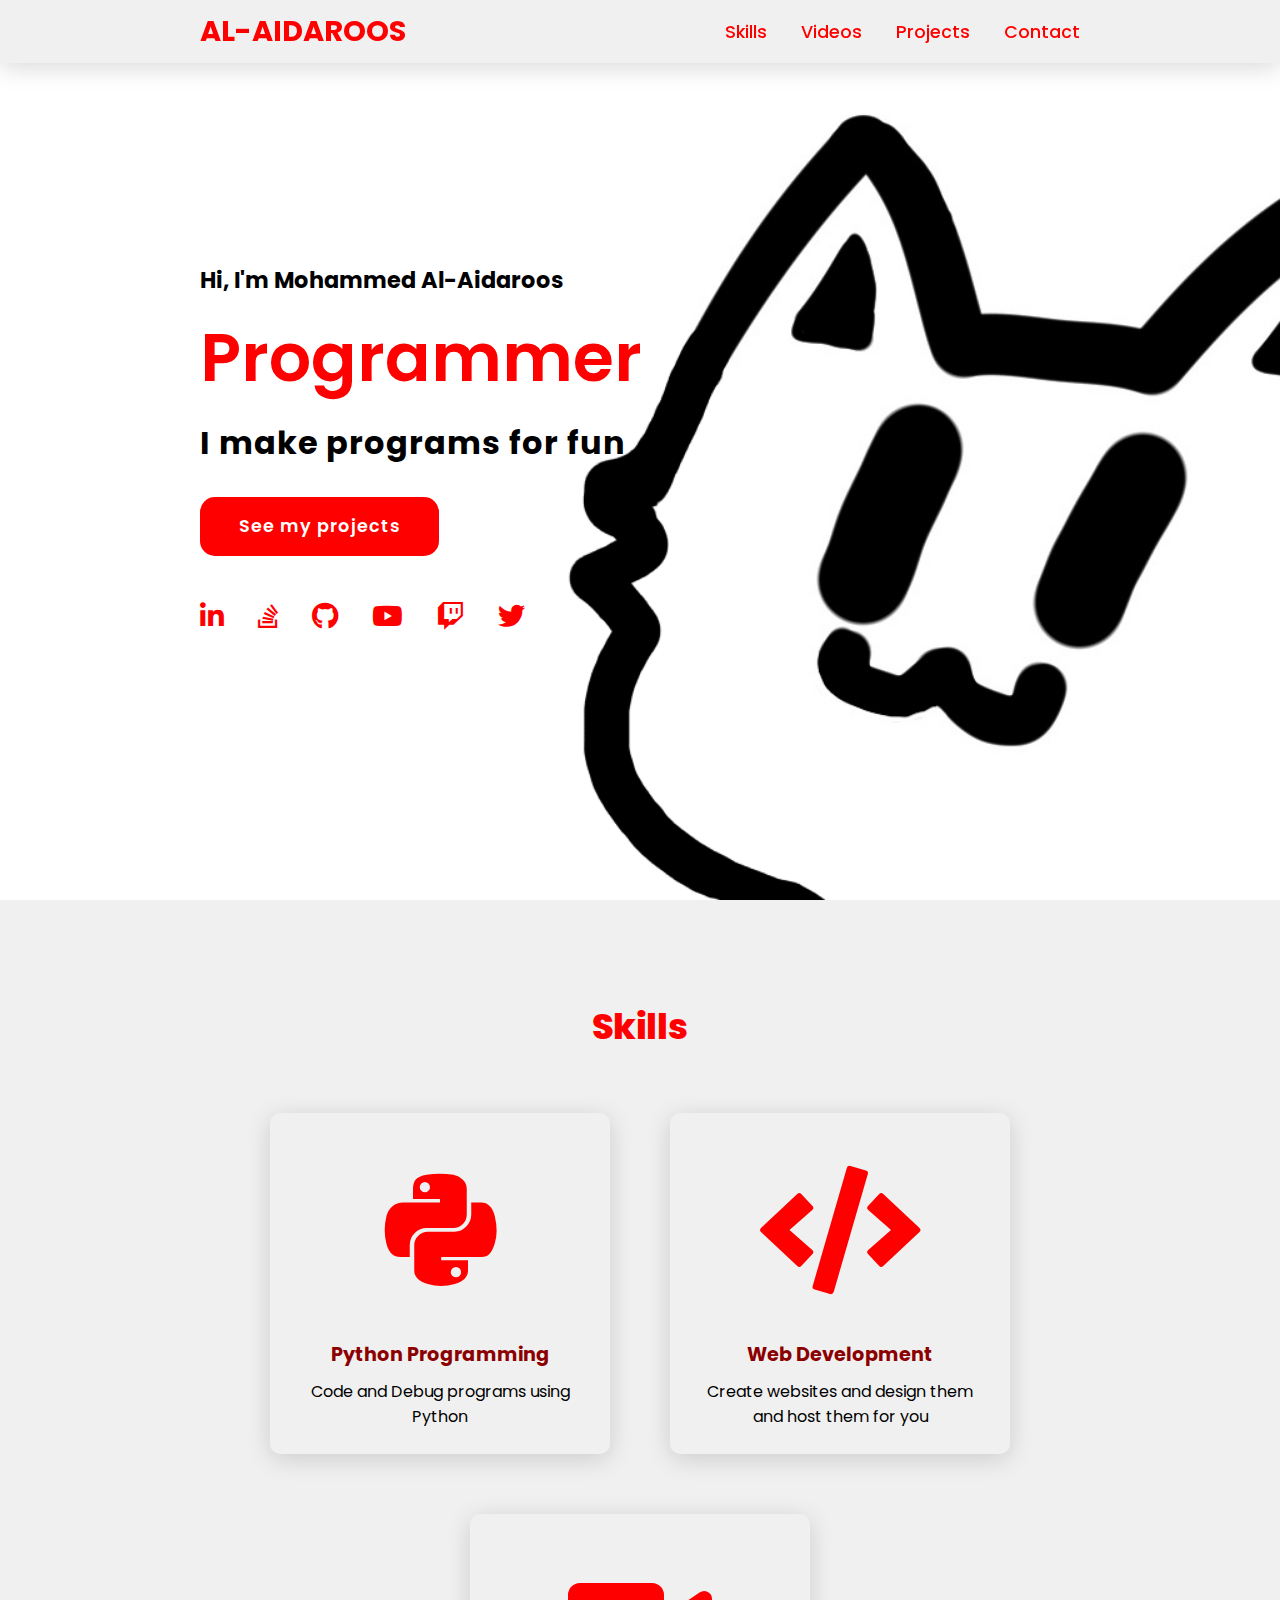
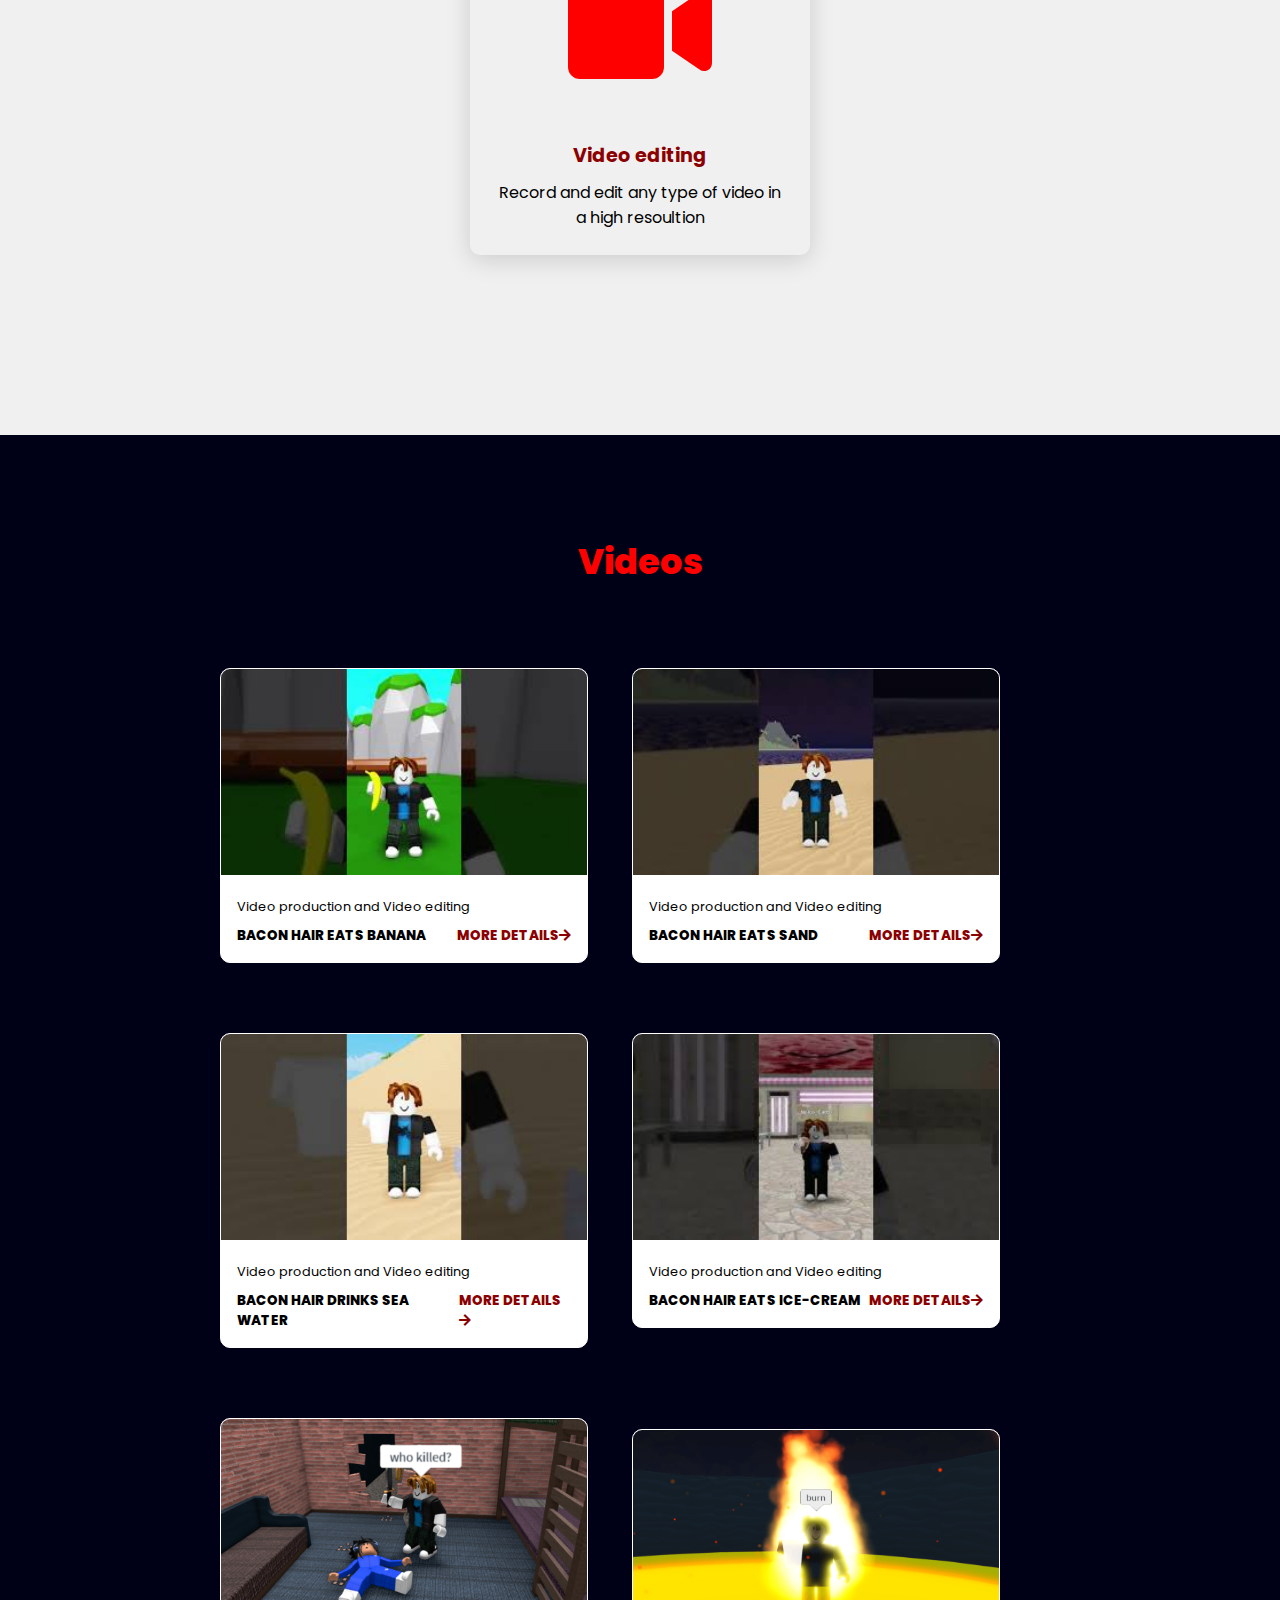
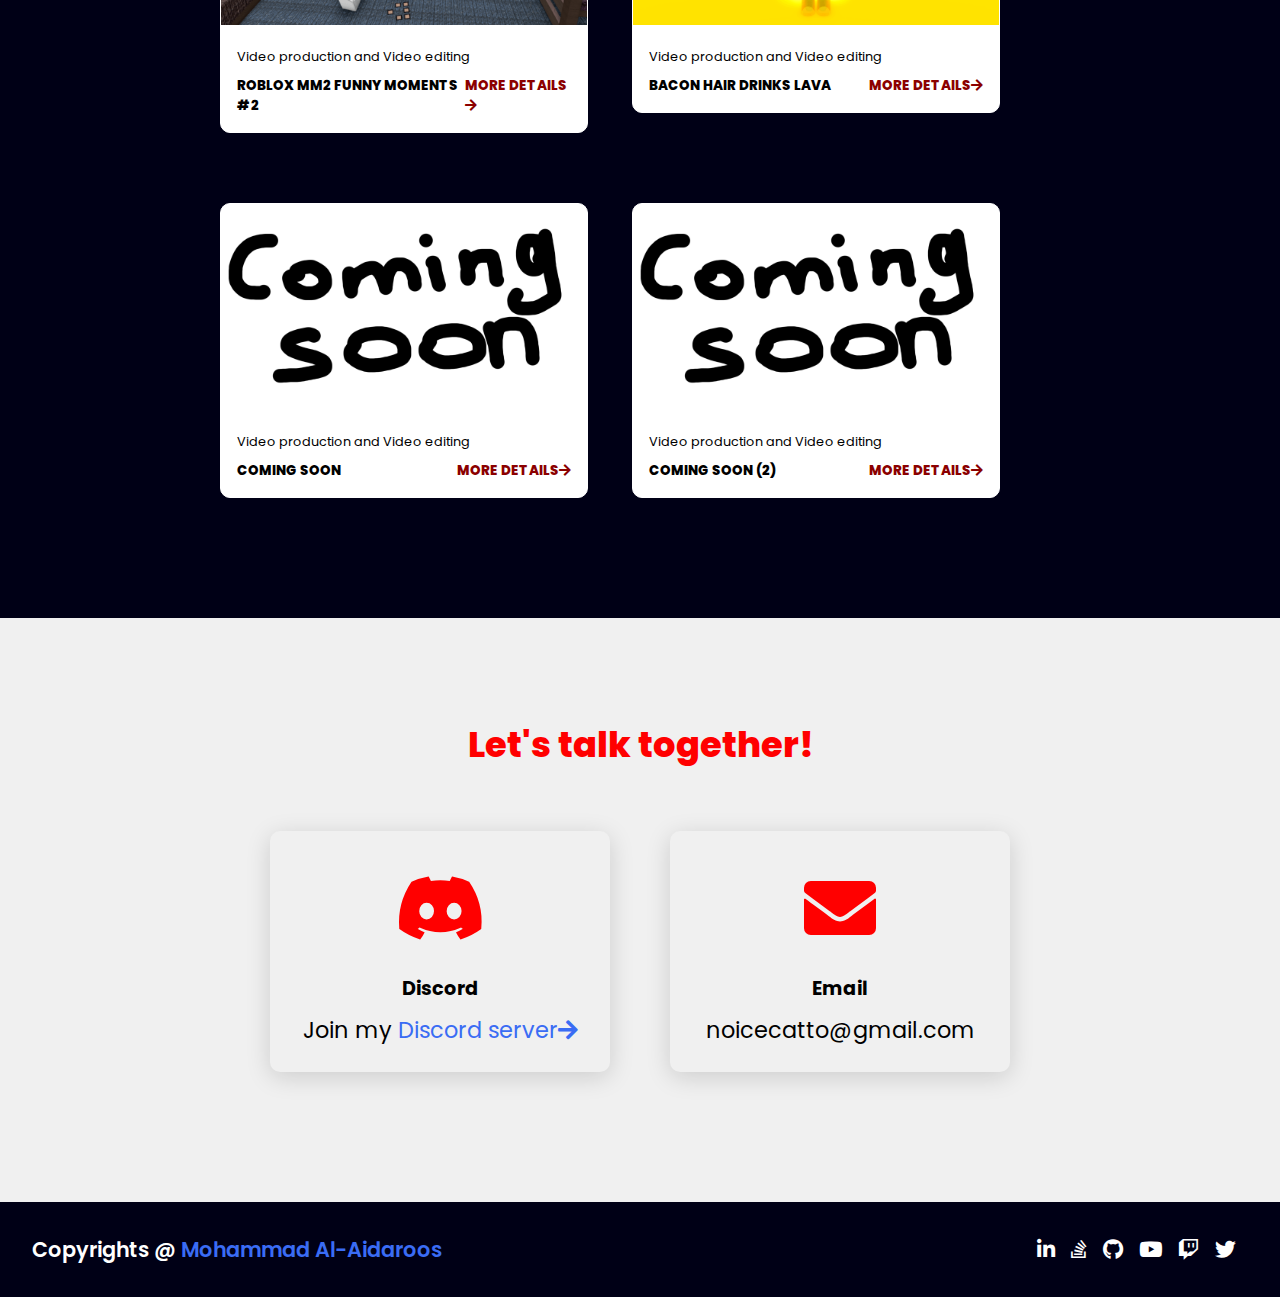
<file: index.html>
<!DOCTYPE html>
<html lang="en">
<head>

    <meta charset="UTF-8">
    <meta http-equiv="X-UA-Compatible" content="IE=edge">
    <meta name="viewport" content="width=device-width, initial-scale=1.0">
    <link rel="shortcut icon" href="./images/favicon.ico">
    <link rel="preconnect" href="https://fonts.googleapis.com">
    <link rel="preconnect" href="https://fonts.gstatic.com" crossorigin>
    <link rel="stylesheet" href="./style.css" type="text/css">
    <link rel="stylesheet" href="https://cdnjs.cloudflare.com/ajax/libs/font-awesome/5.15.4/css/all.min.css">
    <link rel="preconnect" href="https://fonts.googleapis.com">
    <link rel="preconnect" href="https://fonts.gstatic.com" crossorigin>
    <link href="https://fonts.googleapis.com/css2?family=Poppins:ital,wght@0,100;0,200;0,300;0,400;0,500;0,600;0,700;0,800;0,900;1,100;1,200;1,300;1,400;1,500;1,600;1,700;1,800;1,900&family=Source+Sans+Pro:wght@400;700&display=swap" rel="stylesheet">
    <title>Mohammad Al-Aidaroos</title>
</head>
<body>
    <header>
        <a href="#" class="logo">Al-Aidaroos</a>
        <nav class="navigation">
            <a href="#skills">Skills</a>
            <a href="#videos">Videos</a>
<!--        <a href="./hobbies.html">Hobbies</a> -->
            <a href="./projects.html">Projects</a>
            <a href="#contact">Contact</a>
        </nav>
    </header>



    <section class="main">
        <div>
            <h2>Hi, I'm Mohammed Al-Aidaroos<br><span>Programmer</span></h2>
            <h3>I make programs for fun</h3>
            <a href="./projects.html" class="main-btn">See my projects</a>
            <div class="social-icons">
                <a href="https://www.linkedin.com/in/noice-catto-032754230/" ><i class="fab fa-linkedin-in"></i></a>
                <a href="https://stackoverflow.com/users/18057364/noice-catto" ><i class="fab fa-stack-overflow"></i></a>
                <a href="https://github.com/M7MD3MR" ><i class="fab fa-github"></i></a>
                <a href="https://www.youtube.com/channel/UCZeSpvfCbTyc0HBepEe1PuA" ><i class="fab fa-youtube"></i></a>
                <a href="https://www.twitch.tv/noice_catto"><i class="fab fa-twitch"></i></a>
                <a href="https://twitter.com/CattoNoice" ><i class="fab fa-twitter"></i></a>
            </div>
        </div>
    </section>


    <Section class="cards" id="skills">
        <h2 class="title">Skills</h2>
        <div class="content">
            <div class="card">
                <div class="icon">
                    <i class="fab fa-python"></i>
                </div>
                <div class="info">
                    <h3>Python Programming</h3>
                    <p>Code and Debug programs using Python</p>
                </div>
            </div>
            <div class="card">
                <div class="icon">
                    <i class="fas fa-code"></i>
                </div>
                <div class="info">
                    <h3>Web Development</h3>
                    <p>Create websites and design them and host them for you</p>
                </div>
            </div>
            <div class="card">
                <div class="icon">
                    <i class="fas fa-video"></i>
                </div>
                <div class="info">
                    <h3>Video editing</h3>
                    <p>Record and edit any type of video in a high resoultion</p>
                </div>
            </div>
        </div>
        <br/><br/>
    </Section>

    <section class="videos" id="videos">
        <h2 class="title">Videos</h2>
        <div class="content">
            <div class="video-card">
                <div class="video-image">
                    <img src="images/banana.jpg" />
                </div>
                <div class="video-info">
                    <p class="video-category">Video production and Video editing</p>
                    <strong class="video-title">
                        <span>BACON HAIR EATS BANANA</span>
                        <a href="https://youtu.be/YqjJKiaLEHQ" class="more-details">more details<i class="fas fa-arrow-right"></i></a>
                    </strong>
                </div>
            </div>
        </div>

        <div class="content">
            <div class="video-card">
                <div class="video-image">
                    <img src="images/beachsand.jpg" />
                </div>
                <div class="video-info">
                    <p class="video-category">Video production and Video editing</p>
                    <strong class="video-title">
                        <span>BACON HAIR EATS SAND</span>
                        <a href="https://youtu.be/V12vk6RnVes" class="more-details">more details<i class="fas fa-arrow-right"></i></a>
                    </strong>
                </div>
            </div>
        </div>

        <div class="content">
            <div class="video-card">
                <div class="video-image">
                    <img src="images/beachwater.jpg" />
                </div>
                <div class="video-info">
                    <p class="video-category">Video production and Video editing</p>
                    <strong class="video-title">
                        <span>BACON HAIR DRINKS SEA WATER</span>
                        <a href="https://youtu.be/vi4pzh4unJs" class="more-details">more details<i class="fas fa-arrow-right"></i></a>
                    </strong>
                </div>
            </div>
        </div>
        <div class="content">
            <div class="video-card">
                <div class="video-image">
                    <img src="images/icecream.jpg" />
                </div>
                <div class="video-info">
                    <p class="video-category">Video production and Video editing</p>
                    <strong class="video-title">
                        <span>BACON HAIR EATS ICE-CREAM</span>
                        <a href="https://youtu.be/yqNLUASMFwE" class="more-details">more details<i class="fas fa-arrow-right"></i></a>
                    </strong>
                </div>
            </div>
        </div>
        <div class="content">
            <div class="video-card">
                <div class="video-image">
                    <img src="images/Screenshot 2021-06-11 20-32-33 (1).png" />
                </div>
                <div class="video-info">
                    <p class="video-category">Video production and Video editing</p>
                    <strong class="video-title">
                        <span>ROBLOX MM2 FUNNY MOMENTS #2</span>
                        <a href="https://youtu.be/yxTnqyF1sWw" class="more-details">more details<i class="fas fa-arrow-right"></i></a>
                    </strong>
                </div>
            </div>
        </div>
        <div class="content">
            <div class="video-card">
                <div class="video-image">
                    <img src="images/RobloxScreenShot20210710_162553712 (4).png" />
                </div>
                <div class="video-info">
                    <p class="video-category">Video production and Video editing</p>
                    <strong class="video-title">
                        <span>BACON HAIR DRINKS LAVA</span>
                        <a href="https://youtu.be/ome5uouwIa8" class="more-details">more details<i class="fas fa-arrow-right"></i></a>
                    </strong>
                </div>
            </div>
        </div>
        <div class="content">
            <div class="video-card">
                <div class="video-image">
                    <img src="images/coming soon.jpg" />
                </div>
                <div class="video-info">
                    <p class="video-category">Video production and Video editing</p>
                    <strong class="video-title">
                        <span>Coming soon</span>
                        <a href="#" class="more-details">more details<i class="fas fa-arrow-right"></i></a>
                    </strong>
                </div>
            </div>
        </div>
        <div class="content">
            <div class="video-card">
                <div class="video-image">
                    <img src="images/coming soon.jpg" />
                </div>
                <div class="video-info">
                    <p class="video-category">Video production and Video editing</p>
                    <strong class="video-title">
                        <span>Coming soon (2)</span>
                        <a href="#" class="more-details">more details<i class="fas fa-arrow-right"></i></a>
                    </strong>
                </div>
            </div>
        </div>
    </section>

    <section class="cards contact" id="contact">
        <h2 class="title">Let's talk together!</h2>
        <div class="content">
            <div class="card">
                <div class="icon">
                    <i class="fab fa-discord"></i>
                </div>
                <div class="info">
                    <h3>Discord</h3>
                    <p>Join my <a href="#" class="invitedisc">Discord server<i class="fas fa-arrow-right"></i></a></p>
                </div>
            </div>
            <div class="card">
                <div class="icon">
                    <i class="fas fa-envelope"></i>
                </div>
                <div class="info">
                    <h3>Email</h3>
                    <p>noicecatto@gmail.com</p>
                </div>
            </div>
        </div>
    </section>

    <footer class="footer">
        <p class="footer-title">Copyrights @ <span>Mohammad Al-Aidaroos</span></p>
        <div class="social-icons">
            <a href="https://www.linkedin.com/in/noice-catto-032754230/" ><i class="fab fa-linkedin-in"></i></a>
            <a href="https://stackoverflow.com/users/18057364/noice-catto" ><i class="fab fa-stack-overflow"></i></a>
            <a href="https://github.com/M7MD3MR" ><i class="fab fa-github"></i></a>
            <a href="https://www.youtube.com/channel/UCZeSpvfCbTyc0HBepEe1PuA" ><i class="fab fa-youtube"></i></a>
            <a href="https://www.twitch.tv/noice_catto"><i class="fab fa-twitch"></i></a>
            <a href="https://twitter.com/CattoNoice" ><i class="fab fa-twitter"></i></a>
        </div>
    </footer>
</body>
</html>
</file>
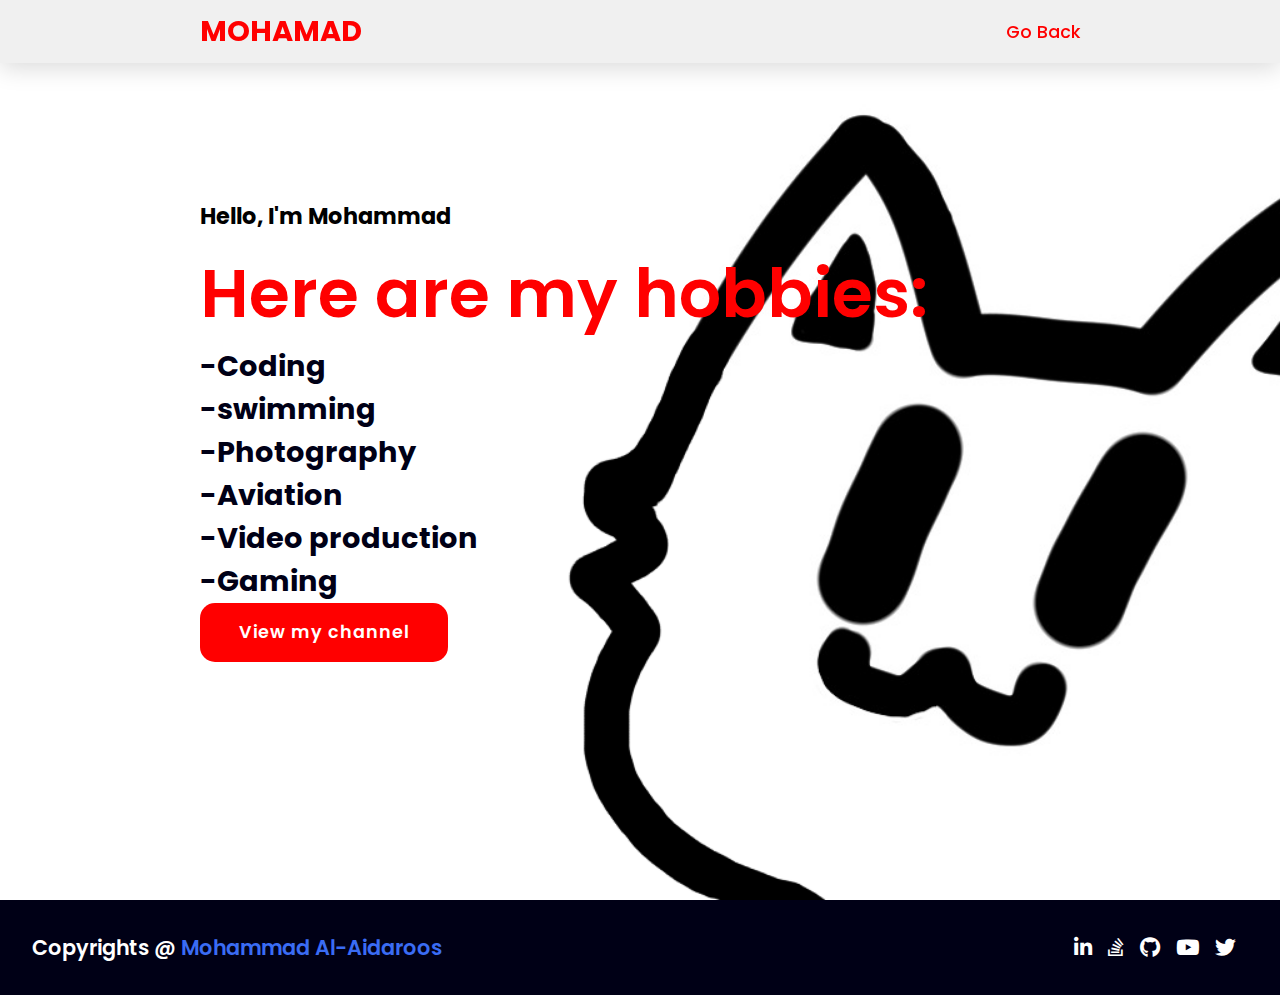
<file: hobbies.html>
<!DOCTYPE html>
<html lang="en">
<head>
    <meta charset="UTF-8">
    <meta http-equiv="X-UA-Compatible" content="IE=edge">
    <meta name="viewport" content="width=device-width, initial-scale=1.0">
    <link rel="shortcut icon" href="./images/favicon.ico">
    <link rel="preconnect" href="https://fonts.googleapis.com">
    <link rel="preconnect" href="https://fonts.gstatic.com" crossorigin>
    <link rel="stylesheet" href="./style.css" type="text/css">
    <link rel="stylesheet" href="https://cdnjs.cloudflare.com/ajax/libs/font-awesome/5.15.4/css/all.min.css">
    <link rel="preconnect" href="https://fonts.googleapis.com">
    <link rel="preconnect" href="https://fonts.gstatic.com" crossorigin>
    <link href="https://fonts.googleapis.com/css2?family=Poppins:ital,wght@0,100;0,200;0,300;0,400;0,500;0,600;0,700;0,800;0,900;1,100;1,200;1,300;1,400;1,500;1,600;1,700;1,800;1,900&family=Source+Sans+Pro:wght@400;700&display=swap" rel="stylesheet">
    <title>Hobbies</title>
</head>
<body>
    <header>
        <a href="./index.html" class="logo">Mohamad</a>
        <nav class="navigation">
            <a href="./index.html">Go Back</a>
        </nav>
    </header>

    <section class="hobbies main">
        <div>
            <h2>Hello, I'm Mohammad <br><span>Here are my hobbies:</span></h2>
            <ol class="list-hobbies">
                <il>-Coding</il><br/>
                <il>-swimming</il><br/>
                <il>-Photography</il><br/>
                <il>-Aviation</il><br/>
                <il>-Video production</il><br/>
                <il>-Gaming</il>
            </ol>
            <a href="https://www.youtube.com/channel/UCZeSpvfCbTyc0HBepEe1PuA" class="main-btn">View my channel</a>

        </div>
    </section>

    <footer class="footer">
        <p class="footer-title">Copyrights @ <span>Mohammad Al-Aidaroos</span></p>
        <div class="social-icons">
            <a href="https://www.linkedin.com/in/noice-catto-032754230/" ><i class="fab fa-linkedin-in"></i></a>
            <a href="https://stackoverflow.com/users/18057364/noice-catto" ><i class="fab fa-stack-overflow"></i></a>
            <a href="https://github.com/M7MD3MR" ><i class="fab fa-github"></i></a>
            <a href="https://www.youtube.com/channel/UCZeSpvfCbTyc0HBepEe1PuA" ><i class="fab fa-youtube"></i></a>
            <a href="https://twitter.com/CattoNoice" ><i class="fab fa-twitter"></i></a>
        </div>
    </footer>

</body>
</html>
</file>
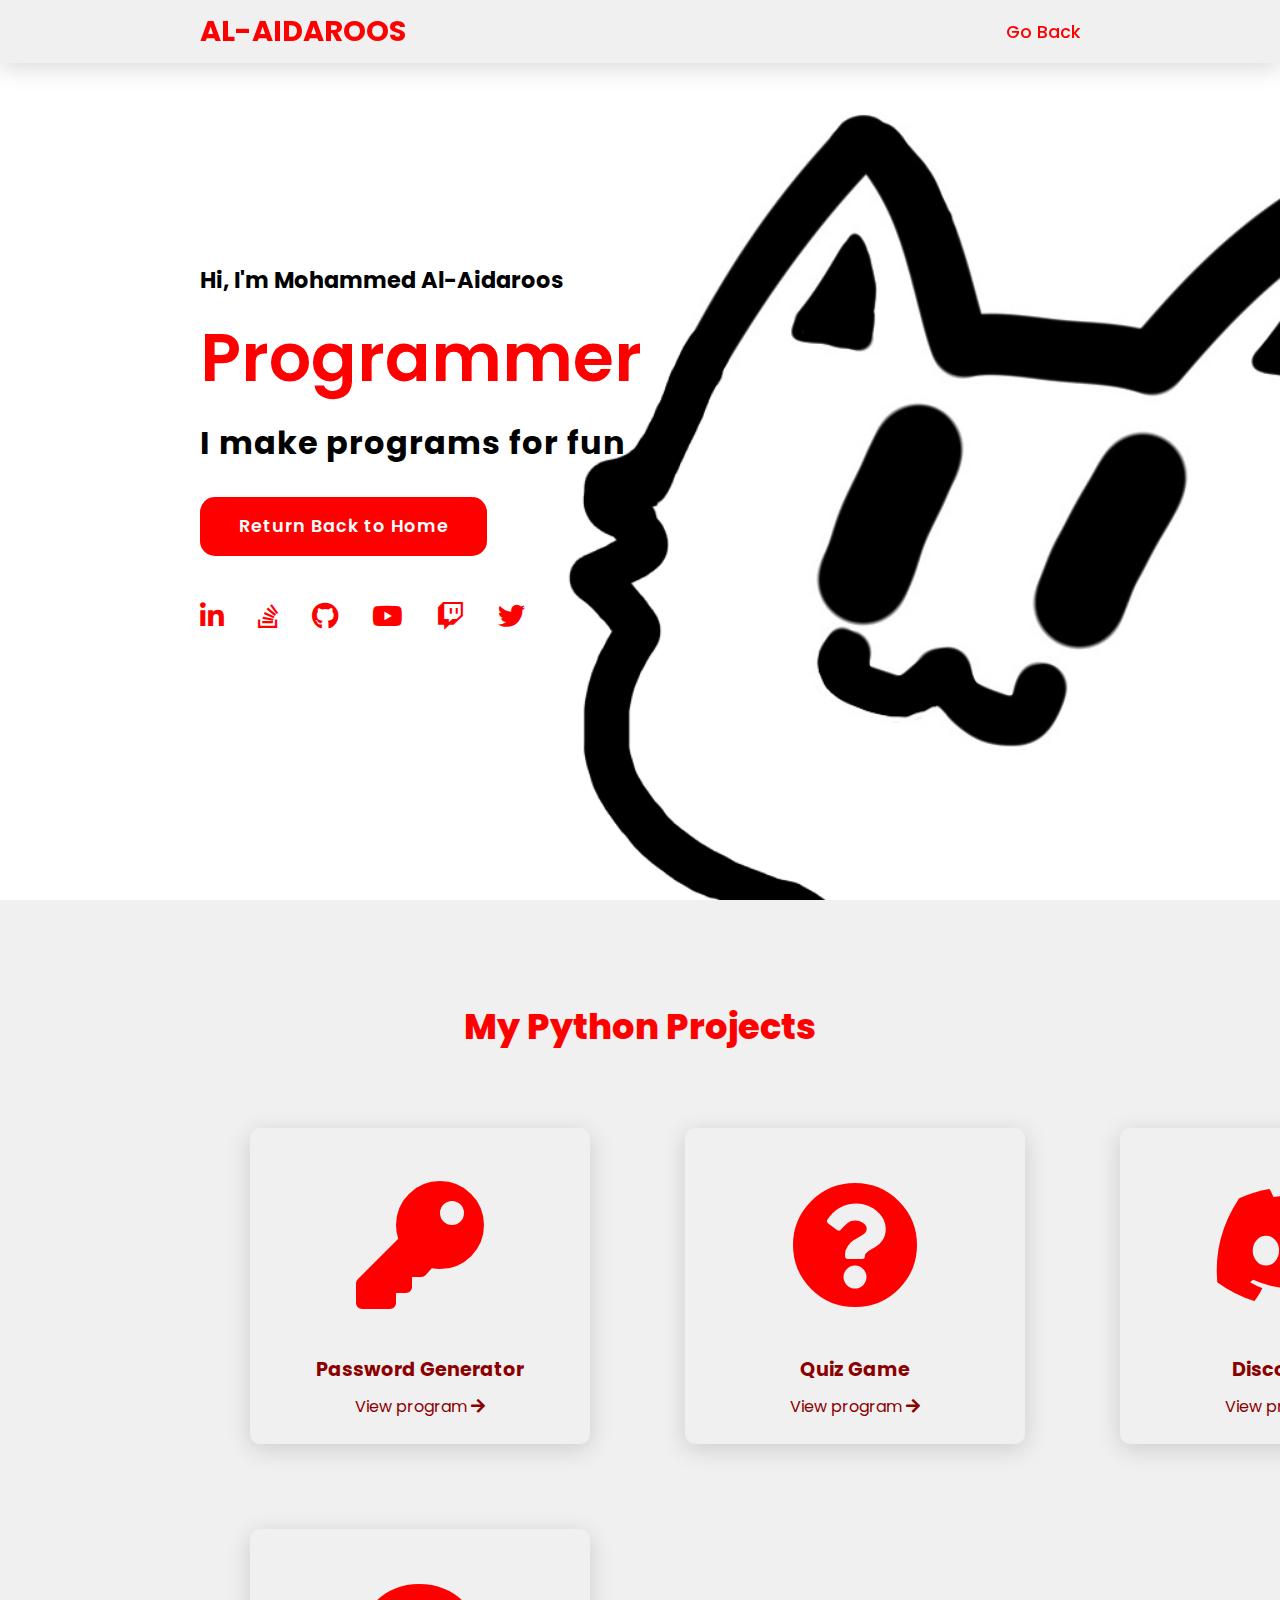
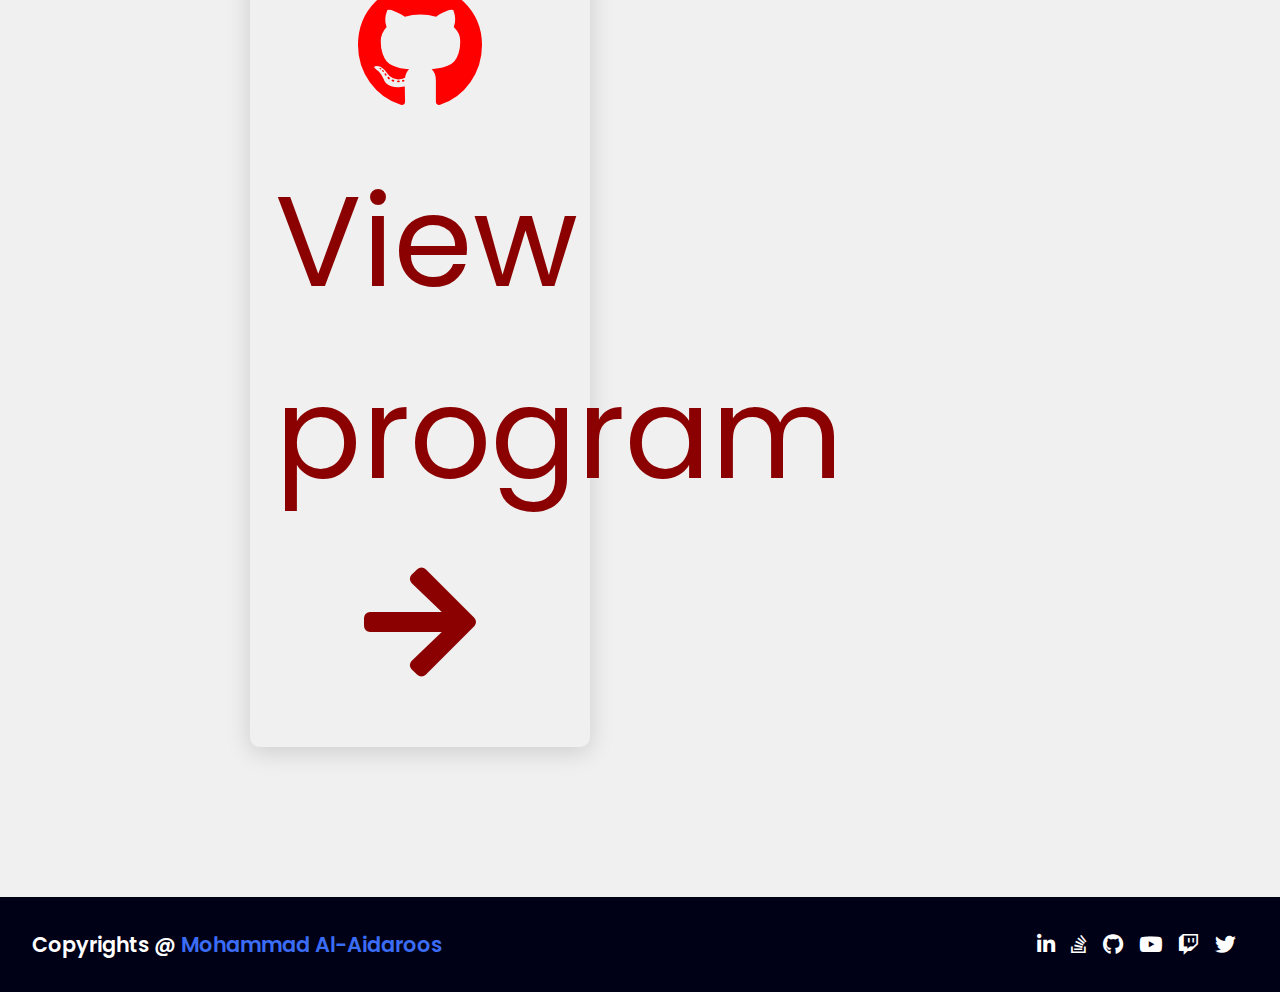
<file: projects.html>
<!DOCTYPE html>
<html lang="en">
<head>
    <meta charset="UTF-8">
    <meta http-equiv="X-UA-Compatible" content="IE=edge">
    <meta name="viewport" content="width=device-width, initial-scale=1.0">
    <link rel="shortcut icon" href="./images/favicon.ico">
    <link rel="preconnect" href="https://fonts.googleapis.com">
    <link rel="preconnect" href="https://fonts.gstatic.com" crossorigin>
    <link rel="stylesheet" href="./style.css" type="text/css">
    <link rel="stylesheet" href="https://cdnjs.cloudflare.com/ajax/libs/font-awesome/5.15.4/css/all.min.css">
    <link rel="preconnect" href="https://fonts.googleapis.com">
    <link rel="preconnect" href="https://fonts.gstatic.com" crossorigin>
    <link href="https://fonts.googleapis.com/css2?family=Poppins:ital,wght@0,100;0,200;0,300;0,400;0,500;0,600;0,700;0,800;0,900;1,100;1,200;1,300;1,400;1,500;1,600;1,700;1,800;1,900&family=Source+Sans+Pro:wght@400;700&display=swap" rel="stylesheet">
    <title>Hobbies</title>
</head>
<body>
    <header>
        <a href="./index.html" class="logo">Al-Aidaroos</a>
        <nav class="navigation">
            <a href="./index.html">Go Back</a>
        </nav>
    </header>

    <section class="main">
        <div>
            <h2>Hi, I'm Mohammed Al-Aidaroos<br><span>Programmer</span></h2>
            <h3>I make programs for fun</h3>
            <a href="./index.html" class="main-btn">Return Back to Home</a>
            <div class="social-icons">
                <a href="https://www.linkedin.com/in/noice-catto-032754230/" ><i class="fab fa-linkedin-in"></i></a>
                <a href="https://stackoverflow.com/users/18057364/noice-catto" ><i class="fab fa-stack-overflow"></i></a>
                <a href="https://github.com/M7MD3MR" ><i class="fab fa-github"></i></a>
                <a href="https://www.youtube.com/channel/UCZeSpvfCbTyc0HBepEe1PuA" ><i class="fab fa-youtube"></i></a>
                <a href="https://www.twitch.tv/noice_catto"><i class="fab fa-twitch"></i></a>
                <a href="https://twitter.com/CattoNoice" ><i class="fab fa-twitter"></i></a>
            </div>
        </div>
    </section>



    <section id="cards" class="projects">
            <h1 class="title">My Python Projects</h1>
        <div class="project">
            <div class="project">
                <div class="card">
                    <div class="icon">
                        <i class="fas fa-key"></i>
                    </div>
                    <div class="info">
                        <h3>Password Generator</h3>
                        <a href="#" class="view-program">View program <i class="fas fa-arrow-right"></i></a>
                    </div>
                </div>
            </div>
            <div class="project">
                <div class="card">
                    <div class="icon">
                       <i class="fas fa-question-circle"></i> 
                    </div>
                    <div class="info">
                        <h3>Quiz Game</h3>
                        <a href="#" class="view-program">View program <i class="fas fa-arrow-right"></i></a>
                    </div>
                </div>
            </div>
            <div class="project">
                <div class="card">
                    <div class="icon">
                        <i class="fab fa-discord"></i>
                    </div>
                    <div class="info">
                        <h3>Discord Bot</h3>
                        <a href="#" class="view-program">View program <i class="fas fa-arrow-right"></i></a>
                    </div>
                </div>
            </div>
            <div class="project">
                <div class="card">
                    <div class="icon">
                        <i class="fab fa-github"></i>

                        <a href="#" class="view-program">View program <i class="fas fa-arrow-right"></i></a>
                </div>
            </div>
        </div>
        
    </section>


    <footer class="footer">
        <p class="footer-title">Copyrights @ <span>Mohammad Al-Aidaroos</span></p>
        <div class="social-icons">
            <a href="https://www.linkedin.com/in/noice-catto-032754230/"><i class="fab fa-linkedin-in"></i></a>
            <a href="https://stackoverflow.com/users/18057364/noice-catto"><i class="fab fa-stack-overflow"></i></a>
            <a href="https://github.com/M7MD3MR"><i class="fab fa-github"></i></a>
            <a href="https://www.youtube.com/channel/UCZeSpvfCbTyc0HBepEe1PuA"><i class="fab fa-youtube"></i></a>
            <a href="https://www.twitch.tv/noice_catto"><i class="fab fa-twitch"></i></a>
            <a href="https://twitter.com/CattoNoice"><i class="fab fa-twitter"></i></a>
        </div>
    </footer>

</body>
</html>
</file>
<file: style.css>
*{
    font-family: 'Poppins', sans-serif;
    margin: 0;
    padding: 0;
    box-sizing: border-box;
    scroll-behavior: smooth;
}

section{
    background-color: #f0f0f0;
}

header{
    background-color: #f0f0f0;
    width: 100%;
    position: fixed;
    z-index: 999;
    display: flex;
    justify-content: space-between;
    align-items: center;
    padding: 10px 200px;
    box-shadow: 0 5px 25px rgba(1 1 1 / 15%);
}

.logo{
    text-decoration: none;
    color: rgb(255, 0, 0);
    text-transform: uppercase;
    font-weight: 700;
    font-size: 1.8em; /** em is the default pixels in a web browser * 1.8 (as in here)**/
}

.navigation a{
    color: red;
    text-decoration: none;
    font-size: 1.1em;
    font-weight: 500;
    padding-left: 30px;
}

.navigation a:hover{
    color: darkred;
}

section{
    padding: 100px 200px;
}

.main{
    width: 100%;
    min-height: 100vh;
    display: flex;
    align-items: center;
    background: url(images/New\ Project.png) no-repeat;
    background-size: cover;
    background-position: center;
    background-attachment: fixed;
}

.main h2{
    color: black;
    font-size: 1.4em;
    font-weight: 700;
}

.main h2 span{
    display: inline-block;
    margin-top: 10px;
    color: red;
    font-size: 3em;
    font-weight: 600;
}

.main h3{
    color: black;
    font-size: 2em;
    font-weight: 700;
    letter-spacing: 1px;
    margin-top: 10px;
    margin-bottom: 30px;
}

.main-btn{
    color: #ffffff;
    background-color: #ff0000;
    text-decoration: none;
    font-size: 1.1em;
    font-weight: 600;
    display: inline-block;
    padding: 0.9375em 2.1875em;
    letter-spacing: 1px;
    border-radius: 15px;
    margin-bottom: 40px;
    transition: 0.4s ease;
}

.main-btn:hover{
    background-color: rgb(206, 0, 0);
    transform: scale(1.1);
}

.social-icons a{
    color: red;
    font-size: 1.7em;
    padding-right: 30px;
}

.title{
    display: flex;
    justify-content: center;
    color: red;
    font-size: 2.2em;
    font-weight: 800;
    margin-bottom: 30px;
}

.content{
    display: flex;
    justify-content: center;
    flex-direction: row;
    flex-wrap: wrap;
}

.card{
    background-color: #f0f0f0;
    width: 21.25em;
    box-shadow: 0 5px 25px rgba(1 1 1 / 15%);
    border-radius: 10px;
    padding: 25px;
    margin: 30px; 
    transition: 0.4s ease; 
}

.card:hover{
    transform: scale(1.1);
}

.icon{
    color: red;
    font-size: 8em;
    text-align: center;
}

.info{
    text-align: center;
}

.info h3{
    color: darkred;
    font-size: 1.2em;
    font-weight: 700;
    margin: 10px;
}

.videos {
    background-color: #000016;
}

.videos .content{
    margin-top: 30px;
    display: inline-flex;
    grid-template-columns: repeat(3, 1fr);
    grid-template-rows: repeat(2, 1fr);
    grid-column-gap: 30px;
    grid-row-gap: 30px; 
}

.video-card{
    background-color: #fff;
    border: 1px solid #fff;
    min-height: 14em;
    width: 23em;
    overflow: hidden;
    border-radius: 10px;
    margin: 20px;
    transition: 0.4s ease
}

.video-card:hover{
    transform: scale(1.1);
}

.video-card:hover .video-image{
    opacity: 0.9;
} 

.video-image img{
    width: 100%;
}

.video-info{
    padding: 1em;
}

.video-category{
    font-size: 0.8em;
    color: #000000;
}

.video-title{
    display: flex;
    flex-direction: row;
    justify-content: space-between;
    text-transform: uppercase;
    font-weight: 800;
    margin-top: 10px;
    font-size: smaller;
}

.more-details{
    text-decoration: none;
    color: darkred;
}

.more-details:hover{
    color: red;
}

.invitedisc{
    text-decoration: none;
    color: #3a6cf4;
}

.invitedisc:hover{
    color: blue;
}

.contact .icon{
    font-size: 4.5em;
}

.contact .info h3{
    color: #000000;
}
.contact .info p{
    font-size: 1.4em;
}

.footer{
    background-color: #000016;
    color: white;
    padding: 2em;
    display: flex;
    justify-content: space-between;
}

.footer .social-icons a{
    color: white;
    font-size: 1.3em;
    padding: 0 12px 0 0;
}

.footer-title{
    font-size: 1.3em;
    font-weight: 600;
}

.footer-title span{
    color: #3a6cf4;
}

.list-hobbies{
    font-size: 1.8em;
    font-weight: 700;
    color: #000016;
}

.view-program{
    text-decoration: none;
    color: darkred;
}

.view-program:hover{
    color: red;
}

.project{
    display: grid;
    gap: 5px;
    grid-template-columns: 1fr 1fr 1fr;
    grid-template-rows: 1fr;
    margin: 5px;
    padding: 5px;
}


@media (max-width:1023px){
    header{
        padding: 12px 20px;

    }

    .navigation a{
        padding-left: 10px;
    }

    .title{
        font-size: 1.8em;
    }

    section{
        padding: 80px 20px;
    }

    .main-content h2{
        font-size: 1em;
    }

    .main-content h3{
        font-size: 1.6em;
    }

    .content{
        flex-direction: row;
        align-items: center;
    }

    .card {
        width: 18.25em;
        padding: 12.5px;
        margin: 15px;
    }

}

@media (max-width:641px){
    body{
        font-size: 12px;    
    }

    .main-content h2{
        font-size: 0.8em;
    }

    .main-content h3{
        font-size: 1.4em;
    }
}

@media (max-width:300px){
    body{
        font-size: 10px;
    }

    .social-icons a{
        padding-right: 15px;
    }

    .logo a{
        font-size: 5px;
        font-weight: 300;
    }


    
}
</file>
